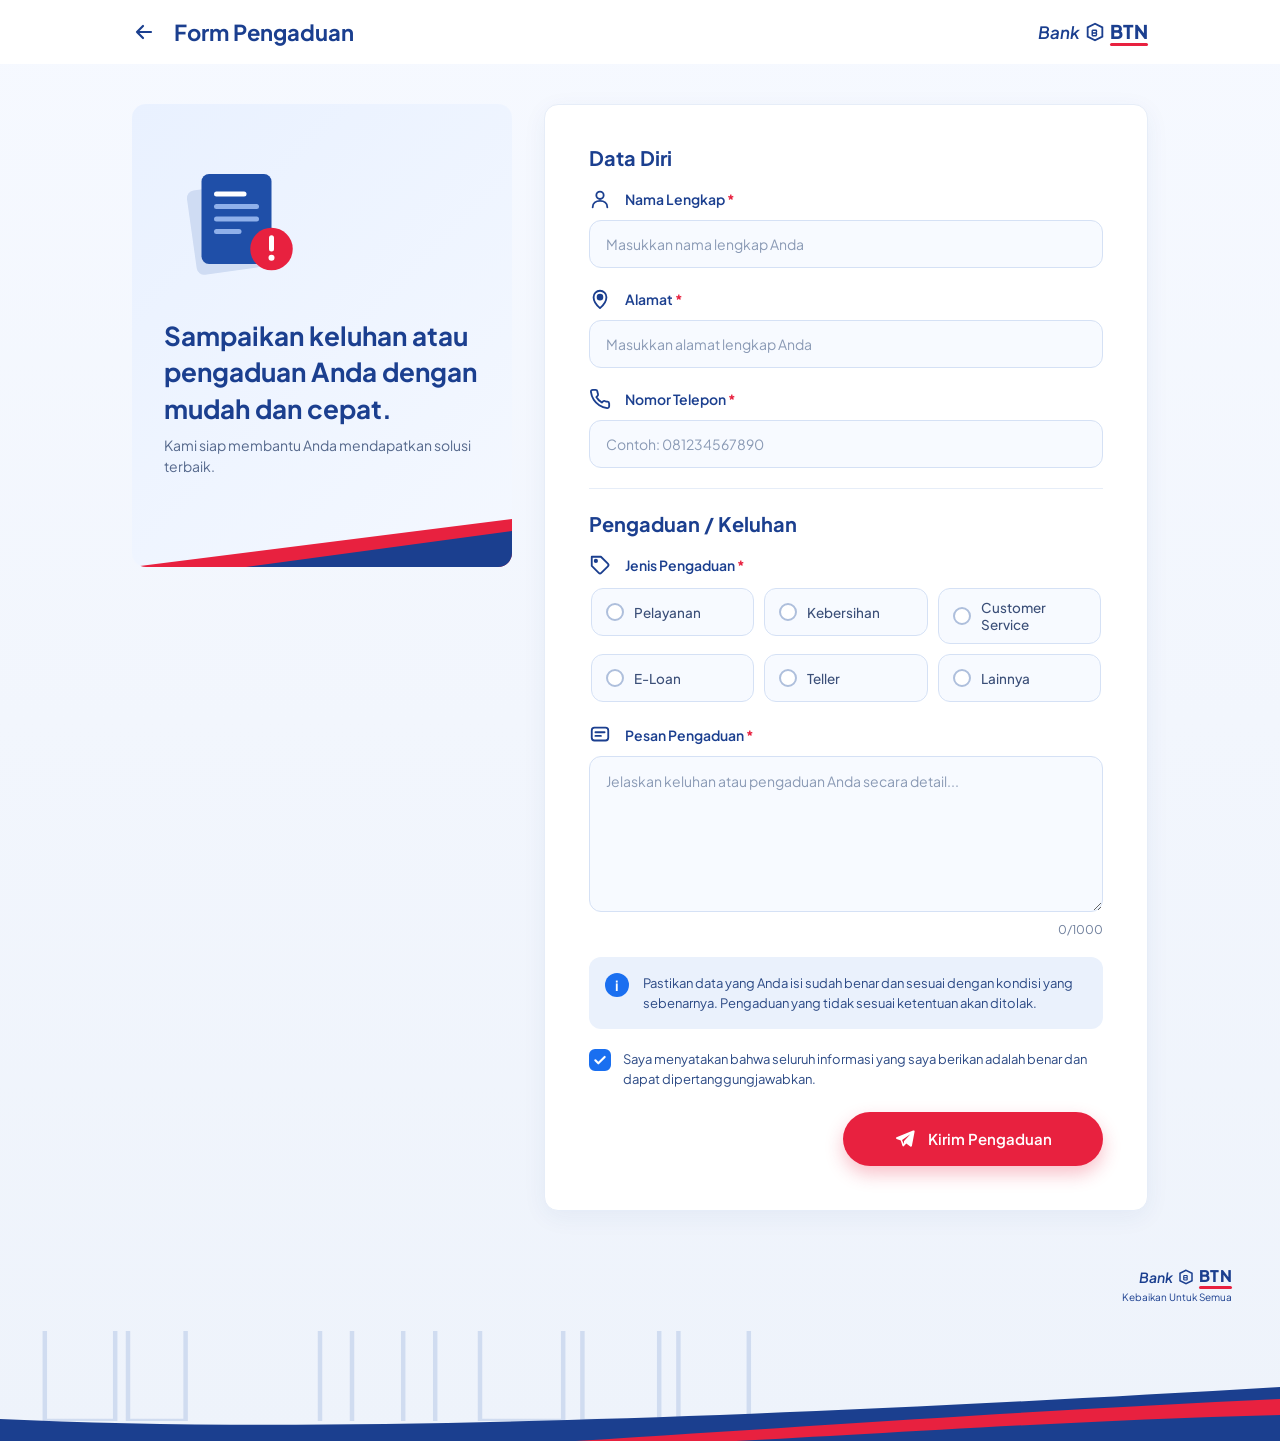
<file: form-pengaduan.html>
<!DOCTYPE html>
<html lang="id">
<head>
  <meta charset="UTF-8">
  <meta name="viewport" content="width=device-width, initial-scale=1">
  <title>Form Pengaduan | Bank BTN</title>
  <link rel="preconnect" href="https://fonts.googleapis.com">
  <link rel="preconnect" href="https://fonts.gstatic.com" crossorigin>
  <link href="https://fonts.googleapis.com/css2?family=Plus+Jakarta+Sans:wght@400;500;600;700&display=swap" rel="stylesheet">
  <link rel="stylesheet" href="css/form-pengaduan.css">
</head>
<body>

  <!-- Header -->
  <header class="topbar">
    <div class="topbar__inner">
      <a href="#" class="back" aria-label="Kembali">
        <svg viewBox="0 0 24 24" width="24" height="24" fill="none" stroke="currentColor" stroke-width="2.2" stroke-linecap="round" stroke-linejoin="round"><path d="M19 12H5M11 18l-6-6 6-6"/></svg>
      </a>
      <h1 class="topbar__title">Form Pengaduan</h1>
      <div class="logo" aria-label="Bank BTN">
        <span class="logo__bank">Bank</span>
        <svg class="logo__icon" viewBox="0 0 24 24" width="22" height="22" fill="none" stroke="currentColor" stroke-width="2"><path d="M12 3 4 7v10l8 4 8-4V7z"/><path d="M9 10v6M9 10h4a2 2 0 0 1 0 3H9m4 0a2 2 0 0 1 0 3H9" stroke-width="1.6"/></svg>
        <span class="logo__btn">BTN</span>
      </div>
    </div>
  </header>

  <main class="page">

    <!-- Banner -->
    <section class="hero">
      <div class="hero__art" aria-hidden="true">
        <svg viewBox="0 0 120 120" width="100%" height="100%">
          <rect x="22" y="34" width="54" height="68" rx="6" fill="#cfdcf3" transform="rotate(-8 49 68)"/>
          <rect x="30" y="24" width="56" height="72" rx="6" fill="#1f4fa8"/>
          <rect x="40" y="38" width="26" height="4" rx="2" fill="#fff"/>
          <rect x="40" y="48" width="36" height="4" rx="2" fill="#8fb0ea"/>
          <rect x="40" y="58" width="36" height="4" rx="2" fill="#8fb0ea"/>
          <rect x="40" y="68" width="22" height="4" rx="2" fill="#8fb0ea"/>
          <circle cx="86" cy="84" r="17" fill="#e8213f"/>
          <rect x="84" y="73" width="4" height="13" rx="2" fill="#fff"/>
          <circle cx="86" cy="91" r="2.4" fill="#fff"/>
        </svg>
      </div>
      <div class="hero__text">
        <h2>Sampaikan keluhan atau pengaduan Anda dengan mudah dan cepat.</h2>
        <p>Kami siap membantu Anda mendapatkan solusi terbaik.</p>
      </div>
      <svg class="hero__wave" viewBox="0 0 200 40" preserveAspectRatio="none" aria-hidden="true">
        <path d="M0 40 L200 8 V40Z" fill="#e8213f"/>
        <path d="M60 40 L200 16 V40Z" fill="#1b3f8f"/>
      </svg>
    </section>

    <!-- Form -->
    <form class="card" id="formPengaduan" novalidate>

      <h2 class="section-title">Data Diri</h2>

      <div class="field">
        <label for="nama" class="field__label">
          <svg viewBox="0 0 24 24" width="22" height="22" fill="none" stroke="currentColor" stroke-width="2" stroke-linecap="round"><circle cx="12" cy="8" r="4"/><path d="M4 21c0-4.4 3.6-7 8-7s8 2.6 8 7"/></svg>
          <span>Nama Lengkap <b class="req">*</b></span>
        </label>
        <input type="text" id="nama" name="nama" placeholder="Masukkan nama lengkap Anda" required>
      </div>

      <div class="field">
        <label for="alamat" class="field__label">
          <svg viewBox="0 0 24 24" width="22" height="22" fill="none" stroke="currentColor" stroke-width="2" stroke-linecap="round" stroke-linejoin="round"><path d="M12 22s7-6.2 7-12a7 7 0 1 0-14 0c0 5.8 7 12 7 12z"/><circle cx="12" cy="10" r="2.6" fill="currentColor"/></svg>
          <span>Alamat <b class="req">*</b></span>
        </label>
        <input type="text" id="alamat" name="alamat" placeholder="Masukkan alamat lengkap Anda" required>
      </div>

      <div class="field">
        <label for="telepon" class="field__label">
          <svg viewBox="0 0 24 24" width="22" height="22" fill="none" stroke="currentColor" stroke-width="2" stroke-linecap="round" stroke-linejoin="round"><path d="M22 16.9v3a2 2 0 0 1-2.2 2 19.8 19.8 0 0 1-8.6-3.1 19.5 19.5 0 0 1-6-6A19.8 19.8 0 0 1 2.1 4.2 2 2 0 0 1 4.1 2h3a2 2 0 0 1 2 1.7c.1 1 .4 1.9.7 2.8a2 2 0 0 1-.5 2.1L8 9.9a16 16 0 0 0 6 6l1.3-1.3a2 2 0 0 1 2.1-.4c.9.3 1.8.6 2.8.7a2 2 0 0 1 1.7 2z"/></svg>
          <span>Nomor Telepon <b class="req">*</b></span>
        </label>
        <input type="tel" id="telepon" name="telepon" placeholder="Contoh: 081234567890" inputmode="numeric" required>
      </div>

      <hr class="divider">

      <h2 class="section-title">Pengaduan / Keluhan</h2>

      <div class="field">
        <div class="field__label" id="jenisLabel">
          <svg viewBox="0 0 24 24" width="22" height="22" fill="none" stroke="currentColor" stroke-width="2" stroke-linecap="round" stroke-linejoin="round"><path d="M20.6 13.4 13.4 20.6a2 2 0 0 1-2.8 0L3 13V3h10l7.6 7.6a2 2 0 0 1 0 2.8z"/><circle cx="7.5" cy="7.5" r="1.3" fill="currentColor"/></svg>
          <span>Jenis Pengaduan <b class="req">*</b></span>
        </div>
        <div class="choices" id="jenis" role="radiogroup" aria-labelledby="jenisLabel">
          <label class="choice">
            <input type="radio" name="jenis" value="Pelayanan" required>
            <span class="choice__box"><i class="choice__dot" aria-hidden="true"></i>Pelayanan</span>
          </label>
          <label class="choice">
            <input type="radio" name="jenis" value="Kebersihan">
            <span class="choice__box"><i class="choice__dot" aria-hidden="true"></i>Kebersihan</span>
          </label>
          <label class="choice">
            <input type="radio" name="jenis" value="Customer Service">
            <span class="choice__box"><i class="choice__dot" aria-hidden="true"></i>Customer Service</span>
          </label>
          <label class="choice">
            <input type="radio" name="jenis" value="E-Loan">
            <span class="choice__box"><i class="choice__dot" aria-hidden="true"></i>E-Loan</span>
          </label>
          <label class="choice">
            <input type="radio" name="jenis" value="Teller">
            <span class="choice__box"><i class="choice__dot" aria-hidden="true"></i>Teller</span>
          </label>
          <label class="choice">
            <input type="radio" name="jenis" value="Lainnya">
            <span class="choice__box"><i class="choice__dot" aria-hidden="true"></i>Lainnya</span>
          </label>
        </div>
      </div>

      <div class="field">
        <label for="pesan" class="field__label">
          <svg viewBox="0 0 24 24" width="22" height="22" fill="none" stroke="currentColor" stroke-width="2" stroke-linecap="round" stroke-linejoin="round"><rect x="3" y="4" width="18" height="14" rx="3"/><path d="M7 9h10M7 13h6"/></svg>
          <span>Pesan Pengaduan <b class="req">*</b></span>
        </label>
        <textarea id="pesan" name="pesan" rows="6" maxlength="1000" placeholder="Jelaskan keluhan atau pengaduan Anda secara detail..." required></textarea>
        <div class="counter"><span id="hitung">0</span>/1000</div>
      </div>

      <div class="notice">
        <span class="notice__icon" aria-hidden="true">i</span>
        <p>Pastikan data yang Anda isi sudah benar dan sesuai dengan kondisi yang sebenarnya. Pengaduan yang tidak sesuai ketentuan akan ditolak.</p>
      </div>

      <label class="agree">
        <input type="checkbox" id="setuju" name="setuju" checked>
        <span class="agree__box" aria-hidden="true">
          <svg viewBox="0 0 24 24" width="16" height="16" fill="none" stroke="#fff" stroke-width="3.2" stroke-linecap="round" stroke-linejoin="round"><path d="m5 12.5 4.5 4.5L19 7.5"/></svg>
        </span>
        <span>Saya menyatakan bahwa seluruh informasi yang saya berikan adalah benar dan dapat dipertanggungjawabkan.</span>
      </label>

      <button type="submit" class="btn">
        <svg viewBox="0 0 24 24" width="22" height="22" fill="#fff"><path d="M21.5 2.5 2.8 10.2c-.8.3-.8 1.4 0 1.7l4.6 1.8 1.8 5.6c.2.8 1.2 1 1.7.4l2.5-2.9 4.4 3.3c.6.5 1.5.1 1.7-.6l3-15.6c.2-.9-.7-1.5-1.5-1.1zM8.8 13l9-6.3-6.8 7.6-.4 3.1z"/></svg>
        Kirim Pengaduan
      </button>
    </form>
  </main>

  <!-- Footer -->
  <footer class="footer">
    <svg class="footer__skyline" viewBox="0 0 400 90" preserveAspectRatio="xMidYMax slice" aria-hidden="true">
      <g fill="none" stroke="#c9d6ee" stroke-width="1.4">
        <rect x="14" y="40" width="22" height="50"/><rect x="40" y="26" width="18" height="64"/>
        <path d="M110 90V30l8-22 8 22v60M100 90V50h36v40"/>
        <rect x="150" y="48" width="26" height="42"/><rect x="182" y="58" width="24" height="32"/>
        <rect x="212" y="40" width="22" height="50"/>
      </g>
    </svg>
    <div class="footer__brand">
      <div class="logo logo--sm">
        <span class="logo__bank">Bank</span>
        <svg class="logo__icon" viewBox="0 0 24 24" width="18" height="18" fill="none" stroke="currentColor" stroke-width="2"><path d="M12 3 4 7v10l8 4 8-4V7z"/><path d="M9 10v6M9 10h4a2 2 0 0 1 0 3H9m4 0a2 2 0 0 1 0 3H9" stroke-width="1.6"/></svg>
        <span class="logo__btn">BTN</span>
      </div>
      <small>Kebaikan Untuk Semua</small>
    </div>
    <svg class="footer__wave" viewBox="0 0 400 60" preserveAspectRatio="none" aria-hidden="true">
      <path d="M0 60V38C90 52 220 40 400 6V60Z" fill="#1b3f8f"/>
      <path d="M180 60C260 44 330 28 400 18V34C330 40 270 54 230 60Z" fill="#e8213f"/>
    </svg>
  </footer>

  <script src="js/script.js"></script>
</body>
</html>
</file>
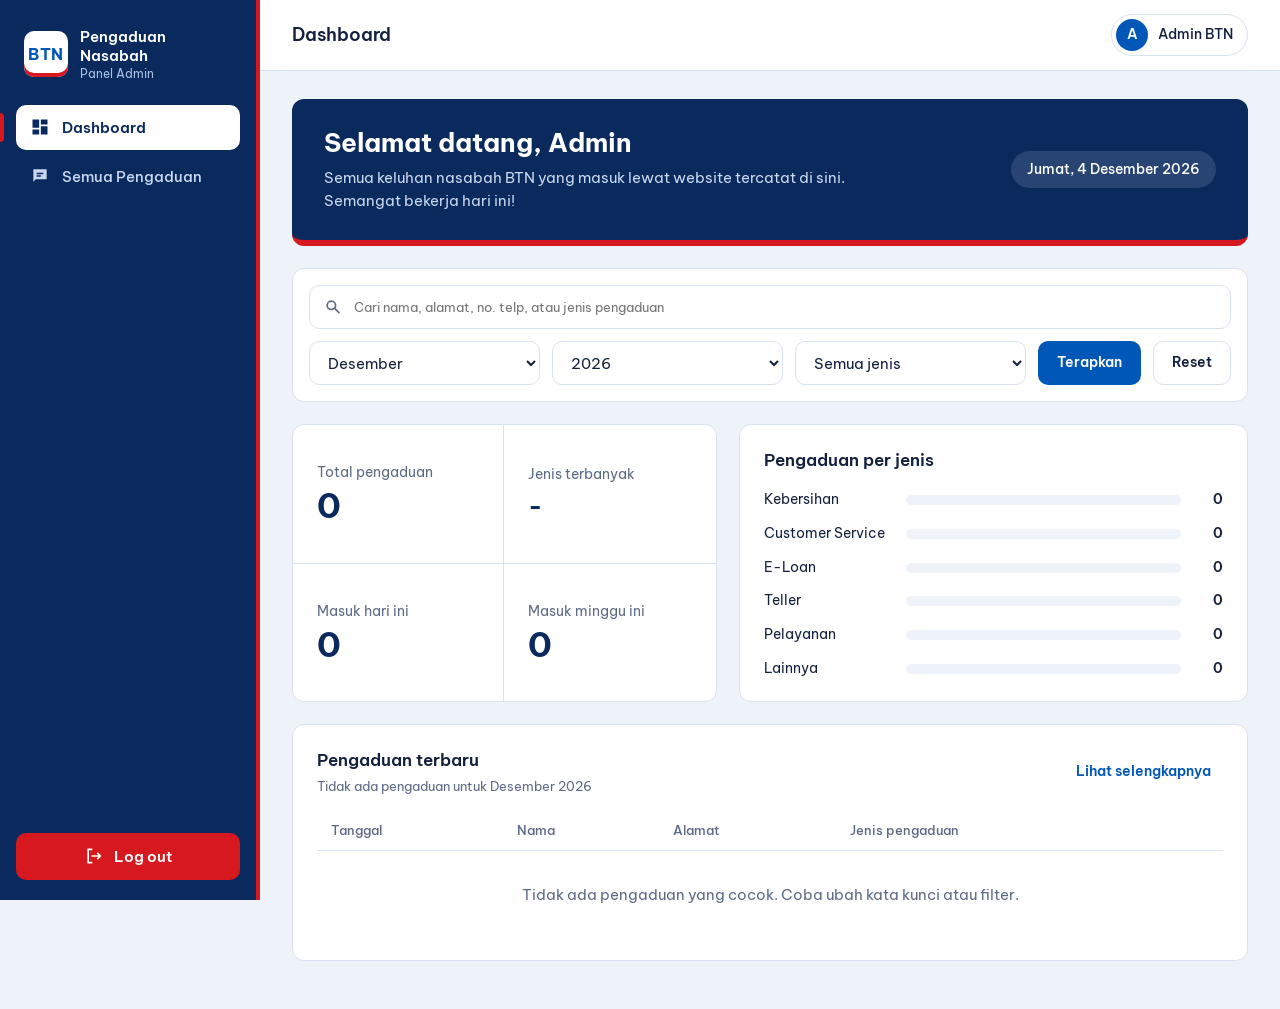
<file: Admin/dashboard..html>
<!DOCTYPE html>
<html lang="id">
<head>
  <meta charset="UTF-8">
  <meta name="viewport" content="width=device-width, initial-scale=1">
  <title>Dashboard Admin | Pengaduan Nasabah BTN</title>
  <link rel="stylesheet" href="css/dashboard.css">
</head>
<body>

  <!-- Toggle sidebar untuk layar kecil (tanpa JavaScript) -->
  <input type="checkbox" id="nav-toggle" class="nav-toggle" aria-label="Buka menu">

  <!-- ============ SIDEBAR ============ -->
  <aside class="sidebar">
    <a href="dashboard.html" class="brand">
      <!-- Ganti dengan gambar logo resmi BTN: <img src="logo-btn.png" alt="BTN"> -->
      <span class="brand__mark">BTN</span>
      <span class="brand__text">
        <strong>Pengaduan Nasabah</strong>
        <small>Panel Admin</small>
      </span>
    </a>

    <nav class="menu" aria-label="Menu utama">
      <a href="dashboard.html" class="menu__link is-active">
        <svg viewBox="0 0 24 24" aria-hidden="true"><path d="M3 13h8V3H3v10Zm0 8h8v-6H3v6Zm10 0h8V11h-8v10Zm0-18v6h8V3h-8Z"/></svg>
        Dashboard
      </a>
      <a href="pengaduan.html" class="menu__link">
        <svg viewBox="0 0 24 24" aria-hidden="true"><path d="M4 4h16v12H7l-3 3V4Zm4 4v2h8V8H8Zm0 3v2h5v-2H8Z"/></svg>
        Semua Pengaduan
      </a>
    </nav>

    <a href="#logout" class="logout-btn">
      <svg viewBox="0 0 24 24" aria-hidden="true"><path d="M10 3H4v18h6v-2H6V5h4V3Zm6.600 4.600L15.200 9l2 2H9v2h8.200l-2 2 1.400 1.400L21 12l-4.400-4.400Z"/></svg>
      Log out
    </a>
  </aside>

  <label for="nav-toggle" class="scrim" aria-hidden="true"></label>

  <!-- ============ KONTEN UTAMA ============ -->
  <div class="main">

    <header class="topbar">
      <label for="nav-toggle" class="hamburger" title="Menu">
        <span></span><span></span><span></span>
      </label>
      <h1 class="topbar__title">Dashboard</h1>
      <div class="admin-chip">
        <span class="admin-chip__avatar">A</span>
        <span class="admin-chip__name">Admin BTN</span>
      </div>
    </header>

    <main class="content">

      <!-- Banner utama -->
      <section class="hero">
        <div class="hero__text">
          <h2 class="hero__title">Selamat datang, Admin</h2>
          <p class="hero__desc">Semua keluhan nasabah BTN yang masuk lewat website tercatat di sini. Semangat bekerja hari ini!</p>
        </div>
        <p class="hero__date" id="tanggal-hari">Jumat, 16 Oktober 2026</p>
      </section>

      <!-- Pencarian + filter -->
      <form class="filter" id="form-filter" action="pengaduan.html" method="get" role="search">
        <div class="field field--search">
          <label for="q" class="sr-only">Cari pengaduan</label>
          <svg viewBox="0 0 24 24" aria-hidden="true"><path d="M10 4a6 6 0 1 0 3.700 10.700l5.300 5.300 1.400-1.400-5.300-5.300A6 6 0 0 0 10 4Zm0 2a4 4 0 1 1 0 8 4 4 0 0 1 0-8Z"/></svg>
          <input type="search" id="q" name="q" autocomplete="off" placeholder="Cari nama, alamat, no. telp, atau jenis pengaduan">
        </div>

        <div class="field">
          <label for="bulan" class="sr-only">Bulan</label>
          <select id="bulan" name="bulan">
            <option value="">Semua bulan</option>
            <option value="1">Januari</option>
            <option value="2">Februari</option>
            <option value="3">Maret</option>
            <option value="4">April</option>
            <option value="5">Mei</option>
            <option value="6">Juni</option>
            <option value="7">Juli</option>
            <option value="8">Agustus</option>
            <option value="9">September</option>
            <option value="10" selected>Oktober</option>
            <option value="11">November</option>
            <option value="12">Desember</option>
          </select>
        </div>

        <div class="field">
          <label for="tahun" class="sr-only">Tahun</label>
          <select id="tahun" name="tahun">
            <option value="">Semua tahun</option>
            <option value="2024">2024</option>
            <option value="2025">2025</option>
            <option value="2026" selected>2026</option>
          </select>
        </div>

        <div class="field field--jenis">
          <label for="jenis" class="sr-only">Jenis pengaduan</label>
          <select id="jenis" name="jenis">
            <option value="">Semua jenis</option>
            <option value="kebersihan">Kebersihan</option>
            <option value="customer-service">Customer Service</option>
            <option value="e-loan">E-Loan</option>
            <option value="teller">Teller</option>
            <option value="pelayanan">Pelayanan</option>
            <option value="lainnya">Lainnya</option>
          </select>
        </div>

        <button type="submit" class="btn btn--primary">Terapkan</button>
        <button type="button" class="btn btn--ghost" id="btn-reset">Reset</button>
      </form>

      <!-- Ringkasan -->
      <section class="overview">
        <div class="stats" aria-label="Ringkasan pengaduan">
          <div class="stat">
            <span class="stat__label">Total pengaduan</span>
            <span class="stat__value" id="stat-total">0</span>
          </div>
          <div class="stat">
            <span class="stat__label">Jenis terbanyak</span>
            <span class="stat__value stat__value--text" id="stat-terbanyak">-</span>
          </div>
          <div class="stat">
            <span class="stat__label">Masuk hari ini</span>
            <span class="stat__value" id="stat-hari">0</span>
          </div>
          <div class="stat">
            <span class="stat__label">Masuk minggu ini</span>
            <span class="stat__value" id="stat-minggu">0</span>
          </div>
        </div>

        <div class="panel breakdown">
          <h2 class="panel__title">Pengaduan per jenis</h2>
          <ul class="bars" id="bars"></ul>
        </div>
      </section>

      <!-- Pengaduan terbaru -->
      <section class="panel latest">
        <div class="panel__head">
          <div>
            <h2 class="panel__title">Pengaduan terbaru</h2>
            <p class="panel__sub" id="info-hasil"></p>
          </div>
          <a href="pengaduan.html" class="link-more" id="link-selengkapnya">Lihat selengkapnya</a>
        </div>

        <div class="table-wrap">
          <table class="table">
            <thead>
              <tr>
                <th scope="col">Tanggal</th>
                <th scope="col">Nama</th>
                <th scope="col">Alamat</th>
                <th scope="col">Jenis pengaduan</th>
                <th scope="col" class="col-action"><span class="sr-only">Aksi</span></th>
              </tr>
            </thead>
            <tbody id="tabel-body"></tbody>
          </table>
        </div>
      </section>

    </main>
  </div>

  <!-- ============ MODAL DETAIL (diisi oleh script.js, dibuka lewat #detail) ============ -->
  <div class="modal" id="detail" role="dialog" aria-modal="true" aria-labelledby="judul-detail">
    <a href="#" class="modal__backdrop" aria-label="Tutup"></a>
    <div class="modal__box">
      <div class="modal__head">
        <h2 id="judul-detail">Detail pengaduan</h2>
        <a href="#" class="modal__close" aria-label="Tutup">&times;</a>
      </div>
      <dl class="detail">
        <div><dt>Tanggal</dt><dd id="d-tanggal"></dd></div>
        <div><dt>Nama</dt><dd id="d-nama"></dd></div>
        <div><dt>Alamat</dt><dd id="d-alamat"></dd></div>
        <div><dt>No. telp</dt><dd id="d-telp"></dd></div>
        <div><dt>Jenis pengaduan</dt><dd id="d-jenis"></dd></div>
        <div class="detail__wide"><dt>Keluhan</dt><dd id="d-keluhan"></dd></div>
      </dl>
      <div class="modal__foot"><a href="#" class="btn btn--ghost">Tutup</a></div>
    </div>
  </div>

  <!-- ============ MODAL LOG OUT ============ -->
  <div class="modal" id="logout" role="alertdialog" aria-modal="true" aria-labelledby="judul-logout">
    <a href="#" class="modal__backdrop" aria-label="Batal"></a>
    <div class="modal__box modal__box--small">
      <div class="logout-icon" aria-hidden="true">
        <svg viewBox="0 0 24 24"><path d="M10 3H4v18h6v-2H6V5h4V3Zm6.600 4.600L15.200 9l2 2H9v2h8.200l-2 2 1.400 1.400L21 12l-4.400-4.400Z"/></svg>
      </div>
      <h2 id="judul-logout">Keluar dari dashboard?</h2>
      <p class="modal__text">Kamu perlu login lagi untuk melihat pengaduan nasabah.</p>
      <div class="modal__foot modal__foot--center">
        <a href="#" class="btn btn--ghost">Batal</a>
        <a href="login.html" class="btn btn--danger">Ya, log out</a>
      </div>
    </div>
  </div>

  <script>
    /* =====================================================
   script.js | Dashboard Admin Pengaduan Nasabah BTN
   Fungsi: pencarian, filter (bulan, tahun, jenis), tabel
   pengaduan terbaru, ringkasan, grafik, dan popup detail.
   ===================================================== */
(() => {
  'use strict';

  /* ---------- DATA CONTOH ----------
     Nanti ganti isi array ini dengan data dari backend/database.
     Format tanggal wajib YYYY-MM-DD.
     Pilihan jenis: kebersihan, customer-service, e-loan, teller, pelayanan, lainnya */
  const DATA_PENGADUAN = [
    { id: 1,  tanggal: '2026-10-16', nama: 'Rizky Pratama',        alamat: 'Jl. Ahmad Yani No. 12, Mogolaing, Kotamobagu',   telp: '0812-4401-2345', jenis: 'e-loan',           keluhan: 'Pengajuan e-loan saya sudah tiga hari berstatus menunggu verifikasi, tapi belum ada kabar dari petugas.' },
    { id: 2,  tanggal: '2026-10-16', nama: 'Maria Tumbelaka',      alamat: 'Jl. Kartini, Kobo Besar, Kotamobagu',            telp: '0821-3345-8890', jenis: 'customer-service', keluhan: 'Kartu ATM tertelan. Saya sudah menelepon call center, tapi nomornya selalu sibuk.' },
    { id: 3,  tanggal: '2026-10-16', nama: 'Hendra Paputungan',    alamat: 'Kelurahan Motoboi Besar, Kotamobagu',            telp: '0853-7766-1122', jenis: 'kebersihan',       keluhan: 'Lantai area antrean licin dan kotor setelah hujan, tidak ada petugas yang membersihkan.' },
    { id: 4,  tanggal: '2026-10-15', nama: 'Siti Nurhaliza',       alamat: 'Jl. Sutoyo, Gogagoman, Kotamobagu',              telp: '0813-5502-7788', jenis: 'teller',           keluhan: 'Antrean di teller lebih dari 45 menit, padahal hanya dua loket yang dibuka.' },
    { id: 5,  tanggal: '2026-10-15', nama: 'Frans Mokodongan',     alamat: 'Kelurahan Kotobangon, Kotamobagu',               telp: '0821-9012-3456', jenis: 'kebersihan',       keluhan: 'Toilet nasabah kotor dan tidak tersedia tisu maupun sabun.' },
    { id: 6,  tanggal: '2026-10-14', nama: 'Dewi Lantong',         alamat: 'Kelurahan Biga, Kotamobagu',                     telp: '0852-1234-9876', jenis: 'customer-service', keluhan: 'Sudah dua hari menghubungi customer service untuk blokir kartu, tapi telepon tidak diangkat.' },
    { id: 7,  tanggal: '2026-10-13', nama: 'Abdul Gani Damopolii', alamat: 'Kelurahan Molinow, Kotamobagu',                  telp: '0811-4400-6677', jenis: 'pelayanan',        keluhan: 'Petugas kurang ramah dan kurang jelas saat saya bertanya soal syarat pengajuan KPR.' },
    { id: 8,  tanggal: '2026-10-12', nama: 'Yulianti Mamonto',     alamat: 'Jl. Dotulolong Lalu, Motoboi Kecil, Kotamobagu', telp: '0822-9876-5432', jenis: 'e-loan',           keluhan: 'Aplikasi e-loan error saat unggah foto KTP, sudah dicoba berkali-kali.' },
    { id: 9,  tanggal: '2026-10-09', nama: 'Rahmat Hasan',         alamat: 'Kelurahan Genggulang, Kotamobagu',               telp: '0813-1122-3344', jenis: 'pelayanan',        keluhan: 'Proses pembukaan rekening memakan waktu hampir dua jam.' },
    { id: 10, tanggal: '2026-10-08', nama: 'Novita Sumampow',      alamat: 'Kelurahan Matali Baru, Kotamobagu',              telp: '0857-8899-0011', jenis: 'teller',           keluhan: 'Teller salah memasukkan nominal setoran dan baru diperbaiki setelah saya komplain.' },
    { id: 11, tanggal: '2026-10-06', nama: 'Ichsan Kobandaha',     alamat: 'Kelurahan Sinindian, Kotamobagu',                telp: '0812-9988-7766', jenis: 'lainnya',          keluhan: 'Lahan parkir nasabah terlalu sempit dan tidak ada petugas yang mengatur.' },
    { id: 12, tanggal: '2026-10-02', nama: 'Margaretha Lasut',     alamat: 'Kelurahan Pobundayan, Kotamobagu',               telp: '0821-5566-7788', jenis: 'pelayanan',        keluhan: 'Informasi suku bunga dari petugas berbeda dengan yang tertulis di brosur.' },
    { id: 13, tanggal: '2026-09-28', nama: 'Fadli Mokoginta',      alamat: 'Kelurahan Kotobangon, Kotamobagu',               telp: '0813-4455-6677', jenis: 'e-loan',           keluhan: 'Cicilan sudah dibayar, tapi status di aplikasi masih tertunggak.' },
    { id: 14, tanggal: '2026-09-21', nama: 'Intan Permata Sari',   alamat: 'Kelurahan Upai, Kotamobagu',                     telp: '0852-3344-5566', jenis: 'customer-service', keluhan: 'Chat customer service hanya dibalas dengan jawaban otomatis dan tidak menyelesaikan masalah.' },
    { id: 15, tanggal: '2026-09-15', nama: 'Jefry Mokodompit',     alamat: 'Kelurahan Biga, Kotamobagu',                     telp: '0811-2233-4455', jenis: 'kebersihan',       keluhan: 'Meja pengisian formulir berdebu dan pulpen yang tersedia tidak berfungsi.' },
    { id: 16, tanggal: '2026-09-09', nama: 'Lisa Adampe',          alamat: 'Kelurahan Tumobui, Kotamobagu',                  telp: '0821-6677-8899', jenis: 'teller',           keluhan: 'Saldo tabungan tidak bertambah setelah setor tunai, padahal bukti setor sudah saya pegang.' },
    { id: 17, tanggal: '2026-08-25', nama: 'Sulaiman Mokoagow',    alamat: 'Kelurahan Moyag, Kotamobagu',                    telp: '0812-7788-9900', jenis: 'pelayanan',        keluhan: 'Petugas tidak menjelaskan biaya administrasi saat pembukaan tabungan baru.' },
    { id: 18, tanggal: '2026-08-12', nama: 'Rosdiana Datunsolang', alamat: 'Kelurahan Poyowa Besar, Kotamobagu',             telp: '0853-1100-2233', jenis: 'lainnya',          keluhan: 'Mesin ATM di depan kantor sering kehabisan uang tunai pada akhir pekan.' },
    { id: 19, tanggal: '2026-03-10', nama: 'Benny Gobel',          alamat: 'Kelurahan Mogolaing, Kotamobagu',                telp: '0813-9090-1212', jenis: 'pelayanan',        keluhan: 'Pengurusan surat keterangan lunas lebih dari seminggu belum selesai.' },
    { id: 20, tanggal: '2025-12-18', nama: 'Selvi Mokodongan',     alamat: 'Kelurahan Gogagoman, Kotamobagu',                telp: '0852-4545-6767', jenis: 'teller',           keluhan: 'Loket teller tutup lebih awal padahal jam layanan belum berakhir.' },
    { id: 21, tanggal: '2025-10-20', nama: 'Arifin Lamato',        alamat: 'Kelurahan Kobo Kecil, Kotamobagu',               telp: '0811-7878-3434', jenis: 'kebersihan',       keluhan: 'Ruang tunggu berbau tidak sedap dan kursinya kotor.' },
    { id: 22, tanggal: '2025-10-07', nama: 'Dian Paputungan',      alamat: 'Kelurahan Motoboi Kecil, Kotamobagu',            telp: '0821-1313-5757', jenis: 'e-loan',           keluhan: 'Pencairan pinjaman tertunda tanpa alasan yang jelas.' },
    { id: 23, tanggal: '2025-10-03', nama: 'Wawan Kuhu',           alamat: 'Kelurahan Biga, Kotamobagu',                     telp: '0812-6464-8080', jenis: 'customer-service', keluhan: 'Email keluhan saya tidak pernah dibalas sampai sekarang.' }
  ];

  const JENIS = {
    'kebersihan':       { label: 'Kebersihan',       tag: 'tag--kebersihan', bar: 'bar--kebersihan' },
    'customer-service': { label: 'Customer Service', tag: 'tag--cs',         bar: 'bar--cs' },
    'e-loan':           { label: 'E-Loan',           tag: 'tag--eloan',      bar: 'bar--eloan' },
    'teller':           { label: 'Teller',           tag: 'tag--teller',     bar: 'bar--teller' },
    'pelayanan':        { label: 'Pelayanan',        tag: 'tag--pelayanan',  bar: 'bar--pelayanan' },
    'lainnya':          { label: 'Lainnya',          tag: 'tag--lainnya',    bar: 'bar--lainnya' }
  };
  const URUTAN_JENIS = Object.keys(JENIS);

  const BULAN = ['Januari', 'Februari', 'Maret', 'April', 'Mei', 'Juni', 'Juli', 'Agustus', 'September', 'Oktober', 'November', 'Desember'];
  const BULAN_PENDEK = ['Jan', 'Feb', 'Mar', 'Apr', 'Mei', 'Jun', 'Jul', 'Agu', 'Sep', 'Okt', 'Nov', 'Des'];
  const HARI = ['Minggu', 'Senin', 'Selasa', 'Rabu', 'Kamis', 'Jumat', 'Sabtu'];

  const JUMLAH_TERBARU = 5;   // jumlah baris di tabel "Pengaduan terbaru"
  const TAHUN_MULAI = 2024;   // tahun paling awal di pilihan filter

  const EYE_SVG = '<svg viewBox="0 0 24 24" aria-hidden="true"><path d="M12 5C6.5 5 2.7 9 1 12c1.7 3 5.5 7 11 7s9.3-4 11-7c-1.7-3-5.5-7-11-7Zm0 11.5A4.5 4.5 0 1 1 12 7.5a4.5 4.5 0 0 1 0 9Zm0-7a2.5 2.5 0 1 0 0 5 2.5 2.5 0 0 0 0-5Z"/></svg>';

  /* ---------- ELEMEN ---------- */
  const $ = (selector, root = document) => root.querySelector(selector);

  const form = $('#form-filter');
  const inpQ = $('#q');
  const selBulan = $('#bulan');
  const selTahun = $('#tahun');
  const selJenis = $('#jenis');
  const btnReset = $('#btn-reset');

  const tbody = $('#tabel-body');
  const infoHasil = $('#info-hasil');
  const linkSelengkapnya = $('#link-selengkapnya');
  const barsEl = $('#bars');

  const statTotal = $('#stat-total');
  const statTerbanyak = $('#stat-terbanyak');
  const statHari = $('#stat-hari');
  const statMinggu = $('#stat-minggu');

  /* ---------- BANTUAN ---------- */
  const pad = (n) => String(n).padStart(2, '0');
  const infoJenis = (kunci) => JENIS[kunci] || JENIS.lainnya;

  const esc = (teks) => String(teks).replace(/[&<>"']/g, (c) => (
    { '&': '&amp;', '<': '&lt;', '>': '&gt;', '"': '&quot;', "'": '&#39;' }[c]
  ));

  const parseTanggal = (iso) => {
    const [y, m, d] = iso.split('-').map(Number);
    return { y, m, d };
  };
  const formatPendek = (iso) => { const t = parseTanggal(iso); return `${t.d} ${BULAN_PENDEK[t.m - 1]} ${t.y}`; };
  const formatPanjang = (iso) => { const t = parseTanggal(iso); return `${t.d} ${BULAN[t.m - 1]} ${t.y}`; };
  const isoDari = (date) => `${date.getFullYear()}-${pad(date.getMonth() + 1)}-${pad(date.getDate())}`;

  const inisial = (nama) => nama.trim().split(/\s+/).slice(0, 2).map((k) => k[0]).join('').toUpperCase();

  /* ---------- TANGGAL HARI INI ---------- */
  const sekarang = new Date();
  const hariIniISO = isoDari(sekarang);
  const seninMinggu = new Date(sekarang.getFullYear(), sekarang.getMonth(), sekarang.getDate() - ((sekarang.getDay() + 6) % 7));
  const mingguMulaiISO = isoDari(seninMinggu);
  const mingguAkhirISO = isoDari(new Date(seninMinggu.getFullYear(), seninMinggu.getMonth(), seninMinggu.getDate() + 6));

  const tanggalHero = $('#tanggal-hari');
  if (tanggalHero) {
    tanggalHero.textContent = `${HARI[sekarang.getDay()]}, ${sekarang.getDate()} ${BULAN[sekarang.getMonth()]} ${sekarang.getFullYear()}`;
  }

  /* ---------- PILIHAN TAHUN & NILAI AWAL FILTER ---------- */
  const tahunAkhir = Math.max(2026, sekarang.getFullYear());
  let opsiTahun = '<option value="">Semua tahun</option>';
  for (let y = TAHUN_MULAI; y <= tahunAkhir; y++) opsiTahun += `<option value="${y}">${y}</option>`;
  selTahun.innerHTML = opsiTahun;

  const setNilaiAwal = () => {
    inpQ.value = '';
    selBulan.value = String(sekarang.getMonth() + 1);
    selTahun.value = String(sekarang.getFullYear());
    selJenis.value = '';
  };

  /* ---------- FILTER ---------- */
  const ambilFilter = () => ({
    qAsli: inpQ.value.trim(),
    q: inpQ.value.trim().toLowerCase(),
    bulan: selBulan.value,
    tahun: selTahun.value,
    jenis: selJenis.value
  });

  const cocok = (item, f) => {
    const t = parseTanggal(item.tanggal);
    if (f.bulan && t.m !== Number(f.bulan)) return false;
    if (f.tahun && t.y !== Number(f.tahun)) return false;
    if (f.jenis && item.jenis !== f.jenis) return false;

    if (f.q) {
      const jerami = [
        item.nama, item.alamat, item.telp,
        item.telp.replace(/\D/g, ''),
        infoJenis(item.jenis).label
      ].join(' ').toLowerCase();
      // semua kata yang diketik harus ketemu
      return f.q.split(/\s+/).every((kata) => jerami.includes(kata));
    }
    return true;
  };

  const urutkanTerbaru = (daftar) => daftar.slice().sort((a, b) => {
    if (a.tanggal !== b.tanggal) return a.tanggal < b.tanggal ? 1 : -1;
    return b.id - a.id;
  });

  let hasilFilter = [];
  let tandaBar = '';

  /* ---------- RENDER ---------- */
  const labelPeriode = (f) => {
    const bagian = [];
    if (f.bulan) bagian.push(BULAN[Number(f.bulan) - 1]);
    if (f.tahun) bagian.push(f.tahun);
    return bagian.length ? bagian.join(' ') : 'semua periode';
  };

  const barisHTML = (item) => {
    const j = infoJenis(item.jenis);
    return `<tr>
      <td class="td-date" data-label="Tanggal"><time datetime="${item.tanggal}">${formatPendek(item.tanggal)}</time></td>
      <td class="td-name"><span class="person"><span class="person__avatar">${esc(inisial(item.nama))}</span>${esc(item.nama)}</span></td>
      <td data-label="Alamat">${esc(item.alamat)}</td>
      <td data-label="Jenis"><span class="tag ${j.tag}">${j.label}</span></td>
      <td class="col-action"><a href="#detail" class="eye" data-id="${item.id}" title="Lihat detail" aria-label="Lihat detail pengaduan ${esc(item.nama)}">${EYE_SVG}</a></td>
    </tr>`;
  };

  const renderTabel = (f) => {
    const total = hasilFilter.length;
    const tampil = hasilFilter.slice(0, JUMLAH_TERBARU);
    const periode = labelPeriode(f);

    if (total === 0) {
      tbody.innerHTML = '<tr class="empty-row"><td colspan="5">Tidak ada pengaduan yang cocok. Coba ubah kata kunci atau filter.</td></tr>';
      infoHasil.textContent = `Tidak ada pengaduan untuk ${periode}`;
    } else {
      tbody.innerHTML = tampil.map(barisHTML).join('');
      infoHasil.textContent = `Menampilkan ${tampil.length} dari ${total} pengaduan (${periode})`;
    }
  };

  const hitungPerJenis = () => {
    const hitung = {};
    URUTAN_JENIS.forEach((k) => { hitung[k] = 0; });
    hasilFilter.forEach((d) => { hitung[JENIS[d.jenis] ? d.jenis : 'lainnya'] += 1; });
    return hitung;
  };

  const renderBar = (hitung) => {
    const urut = URUTAN_JENIS.filter((k) => k !== 'lainnya').sort((a, b) => hitung[b] - hitung[a]).concat('lainnya');
    const maks = Math.max(...urut.map((k) => hitung[k]));
    const tanda = urut.map((k) => `${k}:${hitung[k]}`).join('|');
    if (tanda === tandaBar) return; // tidak ada perubahan, hindari animasi ulang
    tandaBar = tanda;

    barsEl.innerHTML = urut.map((k) => {
      const lebar = hitung[k] ? Math.max(6, Math.round((hitung[k] / maks) * 100)) : 0;
      return `<li class="bar ${JENIS[k].bar}">
        <span class="bar__name">${JENIS[k].label}</span>
        <span class="bar__track"><span class="bar__fill" style="--v:${lebar}%"></span></span>
        <span class="bar__num">${hitung[k]}</span>
      </li>`;
    }).join('');
  };

  const renderStat = (hitung) => {
    statTotal.textContent = hasilFilter.length;

    let terbanyak = '-';
    let nilaiMaks = 0;
    URUTAN_JENIS.forEach((k) => {
      if (hitung[k] > nilaiMaks) { nilaiMaks = hitung[k]; terbanyak = JENIS[k].label; }
    });
    statTerbanyak.textContent = terbanyak;

    // "Hari ini" & "minggu ini" selalu dihitung dari semua data (tidak ikut filter)
    statHari.textContent = DATA_PENGADUAN.filter((d) => d.tanggal === hariIniISO).length;
    statMinggu.textContent = DATA_PENGADUAN.filter((d) => d.tanggal >= mingguMulaiISO && d.tanggal <= mingguAkhirISO).length;
  };

  const perbaruiLink = (f) => {
    const params = new URLSearchParams();
    if (f.qAsli) params.set('q', f.qAsli);
    if (f.bulan) params.set('bulan', f.bulan);
    if (f.tahun) params.set('tahun', f.tahun);
    if (f.jenis) params.set('jenis', f.jenis);
    const qs = params.toString();
    linkSelengkapnya.href = 'pengaduan.html' + (qs ? `?${qs}` : '');
  };

  const terapkan = () => {
    const f = ambilFilter();
    hasilFilter = urutkanTerbaru(DATA_PENGADUAN.filter((d) => cocok(d, f)));
    const hitung = hitungPerJenis();
    renderTabel(f);
    renderBar(hitung);
    renderStat(hitung);
    perbaruiLink(f);
  };

  /* ---------- EVENT FILTER ---------- */
  let timer;
  inpQ.addEventListener('input', () => {
    clearTimeout(timer);
    timer = setTimeout(terapkan, 150);
  });
  [selBulan, selTahun, selJenis].forEach((el) => el.addEventListener('change', terapkan));

  form.addEventListener('submit', (e) => {
    e.preventDefault();
    terapkan();
  });

  btnReset.addEventListener('click', () => {
    setNilaiAwal();
    terapkan();
    inpQ.focus();
  });

  /* ---------- POPUP DETAIL ---------- */
  const isiDetail = (item) => {
    const j = infoJenis(item.jenis);
    $('#d-tanggal').textContent = formatPanjang(item.tanggal);
    $('#d-nama').textContent = item.nama;
    $('#d-alamat').textContent = item.alamat;
    $('#d-telp').textContent = item.telp;
    $('#d-jenis').innerHTML = `<span class="tag ${j.tag}">${j.label}</span>`;
    $('#d-keluhan').textContent = item.keluhan;
  };

  tbody.addEventListener('click', (e) => {
    const tombol = e.target.closest('.eye');
    if (!tombol) return;
    const item = DATA_PENGADUAN.find((d) => d.id === Number(tombol.dataset.id));
    if (item) isiDetail(item);
    setTimeout(() => { const tutup = $('#detail .modal__close'); if (tutup) tutup.focus(); }, 60);
  });

  // Tutup popup tanpa halaman loncat ke atas
  const tutupModal = () => {
    const y = window.pageYOffset;
    if (location.hash) location.hash = '';
    window.scrollTo(0, y);
  };

  document.addEventListener('click', (e) => {
    if (e.target.closest('.modal a[href="#"]')) {
      e.preventDefault();
      tutupModal();
    }
  });

  document.addEventListener('keydown', (e) => {
    if (e.key === 'Escape' && location.hash) tutupModal();
  });

  /* ---------- MULAI ---------- */
  setNilaiAwal();
  terapkan();
})();
  </script>

</body>
</html>
</file>
<file: css/form-pengaduan.css>
/* ===== Variabel ===== */
:root {
  --blue: #1b3f8f;
  --blue-soft: #eaf1fc;
  --blue-line: #d5e1f5;
  --red: #e8213f;
  --text: #1c2b4a;
  --muted: #8a9ab5;
  --bg: #f4f7fd;
  --white: #fff;
  --radius: 14px;
  --font: "Plus Jakarta Sans", system-ui, -apple-system, "Segoe UI", Roboto, sans-serif;
}

*, *::before, *::after { box-sizing: border-box; }

html { -webkit-text-size-adjust: 100%; }

body {
  margin: 0;
  font-family: var(--font);
  color: var(--text);
  background: linear-gradient(180deg, #f6f9ff 0%, #eef3fb 100%);
  min-height: 100vh;
  display: flex;
  flex-direction: column;
}

/* ===== Header ===== */
.topbar { background: var(--white); position: sticky; top: 0; z-index: 10; }
.topbar__inner {
  max-width: 1080px;
  margin: 0 auto;
  padding: 16px 20px;
  display: flex;
  align-items: center;
  gap: 18px;
}
.back { color: var(--blue); display: inline-flex; }
.topbar__title { margin: 0; font-size: 20px; font-weight: 700; color: var(--blue); flex: 1; }

.logo { display: inline-flex; align-items: center; gap: 4px; color: var(--blue); }
.logo__bank { font-style: italic; font-weight: 600; font-size: 17px; }
.logo__btn { font-weight: 800; font-size: 19px; letter-spacing: .5px; position: relative; padding-bottom: 3px; }
.logo__btn::after {
  content: ""; position: absolute; left: 0; right: 0; bottom: 0; height: 3px; background: var(--red); border-radius: 2px;
}
.logo--sm .logo__bank { font-size: 14px; }
.logo--sm .logo__btn { font-size: 16px; }

/* ===== Layout halaman ===== */
.page {
  width: 100%;
  max-width: 1080px;
  margin: 0 auto;
  padding: 16px 16px 8px;
  display: grid;
  gap: 16px;
  flex: 1;
}

/* ===== Banner ===== */
.hero {
  position: relative;
  overflow: hidden;
  display: flex;
  align-items: center;
  gap: 16px;
  padding: 22px 18px;
  background: linear-gradient(135deg, #e9f1ff, #f4f8ff);
  border-radius: var(--radius);
}
.hero__art { flex: 0 0 96px; height: 96px; }
.hero__text { position: relative; z-index: 1; }
.hero__text h2 { margin: 0 0 8px; font-size: 18px; line-height: 1.4; font-weight: 700; color: var(--blue); }
.hero__text p { margin: 0; font-size: 13px; line-height: 1.5; color: #55688c; }
.hero__wave { position: absolute; right: 0; bottom: 0; width: 55%; height: 30px; }

/* ===== Kartu form ===== */
.card {
  background: var(--white);
  border: 1px solid #e6edf8;
  border-radius: var(--radius);
  padding: 22px 18px 24px;
  box-shadow: 0 6px 24px rgba(27, 63, 143, .06);
}

.section-title { margin: 0 0 18px; font-size: 18px; font-weight: 700; color: var(--blue); }

.field { margin-bottom: 20px; }
.field__label {
  display: flex;
  align-items: center;
  gap: 14px;
  margin-bottom: 10px;
  font-size: 14px;
  font-weight: 600;
  color: var(--blue);
}
.field__label svg { flex: 0 0 22px; color: var(--blue); }
.req { color: var(--red); }

input[type="text"],
input[type="tel"],
textarea {
  width: 100%;
  font: inherit;
  font-size: 14px;
  color: var(--text);
  background: #f7faff;
  border: 1px solid var(--blue-line);
  border-radius: 12px;
  padding: 14px 16px;
  transition: border-color .15s, box-shadow .15s;
}
textarea { resize: vertical; min-height: 140px; line-height: 1.5; }
::placeholder { color: var(--muted); }

input:focus, textarea:focus {
  outline: none;
  border-color: var(--blue);
  box-shadow: 0 0 0 3px rgba(27, 63, 143, .15);
}
.is-invalid { border-color: var(--red) !important; }

/* ===== Pilihan jenis pengaduan ===== */
.choices {
  display: grid;
  grid-template-columns: repeat(2, 1fr);
  gap: 10px;
  padding: 2px;
  border-radius: 14px;
}
.choices.is-invalid { outline: 1.5px solid var(--red); outline-offset: 4px; }

.choice { position: relative; display: block; cursor: pointer; }
.choice input { position: absolute; opacity: 0; inset: 0; margin: 0; cursor: pointer; }

.choice__box {
  display: flex;
  align-items: center;
  gap: 10px;
  min-height: 48px;
  padding: 10px 14px;
  font-size: 13.5px;
  font-weight: 500;
  color: #3b4f78;
  background: #f7faff;
  border: 1px solid var(--blue-line);
  border-radius: 12px;
  transition: background .15s, border-color .15s, color .15s;
}
.choice__dot {
  flex: 0 0 18px;
  width: 18px; height: 18px;
  border-radius: 50%;
  border: 2px solid #aebfdc;
  background: #fff;
  transition: border-color .15s, box-shadow .15s, background .15s;
}
.choice:hover .choice__box { border-color: #9db8e6; }

.choice input:checked + .choice__box {
  background: var(--blue-soft);
  border-color: var(--blue);
  color: var(--blue);
  font-weight: 600;
}
.choice input:checked + .choice__box .choice__dot {
  border-color: var(--blue);
  background: var(--blue);
  box-shadow: inset 0 0 0 3px #fff;
}
.choice input:focus-visible + .choice__box { box-shadow: 0 0 0 3px rgba(27, 63, 143, .25); }

.counter { text-align: right; font-size: 12px; color: #6f7f9c; margin-top: 6px; }

.divider { border: 0; border-top: 1px solid #e6edf8; margin: 6px 0 22px; }

/* ===== Info ===== */
.notice {
  display: flex;
  gap: 14px;
  padding: 16px;
  background: var(--blue-soft);
  border-radius: 12px;
  margin-bottom: 20px;
}
.notice p { margin: 0; font-size: 13px; line-height: 1.55; color: #2c4a85; }
.notice__icon {
  flex: 0 0 24px; width: 24px; height: 24px;
  border-radius: 50%;
  background: #1a6ff0; color: #fff;
  display: grid; place-items: center;
  font-weight: 700; font-size: 14px;
}

/* ===== Checkbox ===== */
.agree { display: flex; gap: 12px; align-items: flex-start; font-size: 13px; line-height: 1.55; color: #2c4a85; cursor: pointer; margin-bottom: 22px; }
.agree input { position: absolute; opacity: 0; pointer-events: none; }
.agree__box {
  flex: 0 0 22px; width: 22px; height: 22px;
  border-radius: 6px;
  border: 2px solid #aebfdc;
  background: #fff;
  display: grid; place-items: center;
}
.agree__box svg { opacity: 0; }
.agree input:checked + .agree__box { background: #1a6ff0; border-color: #1a6ff0; }
.agree input:checked + .agree__box svg { opacity: 1; }
.agree input:focus-visible + .agree__box { box-shadow: 0 0 0 3px rgba(26, 111, 240, .3); }

/* ===== Tombol ===== */
.btn {
  width: 100%;
  display: flex; align-items: center; justify-content: center; gap: 12px;
  font: inherit; font-size: 15px; font-weight: 600;
  color: #fff;
  background: var(--red);
  border: 0;
  border-radius: 999px;
  padding: 16px 20px;
  cursor: pointer;
  box-shadow: 0 8px 18px rgba(232, 33, 63, .28);
  transition: transform .1s, filter .15s;
}
.btn:hover { filter: brightness(1.06); }
.btn:active { transform: scale(.985); }
.btn:disabled { opacity: .5; cursor: not-allowed; box-shadow: none; }

/* ===== Footer ===== */
.footer { position: relative; margin-top: 24px; height: 150px; overflow: hidden; }
.footer__skyline { position: absolute; left: 0; bottom: 20px; width: 100%; height: 90px; opacity: .8; }
.footer__wave { position: absolute; left: 0; bottom: 0; width: 100%; height: 60px; }
.footer__brand { position: absolute; right: 20px; top: 14px; text-align: right; }
.footer__brand small { display: block; font-size: 10px; color: var(--blue); margin-top: 2px; }

/* ===== Tablet ke atas ===== */
@media (min-width: 640px) {
  .page { padding: 24px 24px 8px; }
  .hero { padding: 28px 28px; }
  .hero__art { flex-basis: 120px; height: 120px; }
  .hero__text h2 { font-size: 22px; }
  .hero__text p { font-size: 14px; }
  .card { padding: 30px 32px 32px; }
  .choices { grid-template-columns: repeat(3, 1fr); }
}

/* ===== Desktop: banner kiri, form kanan ===== */
@media (min-width: 960px) {
  .topbar__inner { padding: 18px 32px; }
  .topbar__title { font-size: 22px; }

  .page {
    grid-template-columns: 380px 1fr;
    align-items: start;
    gap: 32px;
    padding: 40px 32px 16px;
  }

  .hero {
    position: sticky;
    top: 96px;
    flex-direction: column;
    align-items: flex-start;
    gap: 24px;
    padding: 40px 32px 90px;
  }
  .hero__art { flex-basis: auto; width: 150px; height: 150px; }
  .hero__text h2 { font-size: 26px; }
  .hero__wave { width: 100%; height: 60px; }

  .card { padding: 40px 44px 44px; }
  .section-title { font-size: 20px; }

  .btn { width: auto; min-width: 260px; margin-left: auto; margin-right: 0; padding: 16px 40px; }

  .footer { height: 190px; }
  .footer__brand { right: 48px; }
}

/* ===== Layar kecil sekali ===== */
@media (max-width: 360px) {
  .hero { flex-direction: column; align-items: flex-start; }
  .topbar__title { font-size: 18px; }
}

@media (prefers-reduced-motion: reduce) {
  * { transition: none !important; }
}
</file>
<file: Admin/css/dashboard.css>
@import url("https://fonts.googleapis.com/css2?family=Be+Vietnam+Pro:wght@400;500;600;700&display=swap");

/* ============ TOKEN WARNA & UKURAN ============ */
:root {
  --navy: #0a2a5e;
  --navy-deep: #071d42;
  --blue: #0057b8;
  --blue-soft: #e4eefb;
  --red: #d6181f;
  --red-soft: #fdeaea;
  --white: #ffffff;
  --mist: #eef3fa;
  --ink: #14213d;
  --muted: #5d6b85;
  --line: #d9e2f0;
  --green: #1c8a5a;
  --green-soft: #e3f4ec;

  --sidebar-w: 260px;
  --radius: 12px;
  --ease: cubic-bezier(0.2, 0.7, 0.2, 1);
}

*,
*::before,
*::after {
  box-sizing: border-box;
}

html {
  scroll-behavior: smooth;
}

body {
  margin: 0;
  font-family:
    "Be Vietnam Pro",
    system-ui,
    -apple-system,
    "Segoe UI",
    sans-serif;
  font-size: 15px;
  line-height: 1.55;
  color: var(--ink);
  background: var(--mist);
}

a {
  color: inherit;
  text-decoration: none;
}
h1,
h2,
p,
ul,
dl,
dd {
  margin: 0;
}
ul {
  padding: 0;
  list-style: none;
}
svg {
  fill: currentColor;
}

.sr-only {
  position: absolute;
  width: 1px;
  height: 1px;
  padding: 0;
  margin: -1px;
  overflow: hidden;
  clip: rect(0, 0, 0, 0);
  white-space: nowrap;
  border: 0;
}

:focus-visible {
  outline: 3px solid var(--blue);
  outline-offset: 2px;
}

/* ============ SIDEBAR ============ */
.nav-toggle {
  position: absolute;
  opacity: 0;
  pointer-events: none;
}

.sidebar {
  position: fixed;
  inset: 0 auto 0 0;
  width: var(--sidebar-w);
  display: flex;
  flex-direction: column;
  padding: 24px 16px 20px;
  background: var(--navy);
  color: var(--white);
  border-right: 4px solid var(--red);
  z-index: 30;
  transition: transform 0.3s var(--ease);
}

.brand {
  display: flex;
  align-items: center;
  gap: 12px;
  padding: 4px 8px 24px;
}

.brand__mark {
  display: grid;
  place-items: center;
  width: 46px;
  height: 46px;
  border-radius: 10px;
  background: var(--white);
  color: var(--blue);
  font-weight: 700;
  font-size: 16px;
  letter-spacing: 0.5px;
  box-shadow: inset 0 -4px 0 var(--red);
}

.brand__text {
  display: flex;
  flex-direction: column;
  line-height: 1.25;
}
.brand__text strong {
  font-size: 15px;
  font-weight: 600;
}
.brand__text small {
  font-size: 12px;
  color: #aac0e4;
}

.menu {
  display: flex;
  flex-direction: column;
  gap: 4px;
}

.menu__link {
  position: relative;
  display: flex;
  align-items: center;
  gap: 12px;
  padding: 11px 14px;
  border-radius: 10px;
  color: #c9d8f1;
  font-weight: 500;
  transition:
    background 0.2s,
    color 0.2s,
    padding-left 0.25s var(--ease);
}
.menu__link svg {
  width: 20px;
  height: 20px;
  flex: none;
}
.menu__link:hover {
  background: rgba(255, 255, 255, 0.08);
  color: var(--white);
  padding-left: 20px;
}
.menu__link.is-active {
  background: var(--white);
  color: var(--navy);
  font-weight: 600;
}
.menu__link.is-active::before {
  content: "";
  position: absolute;
  left: -16px;
  top: 8px;
  bottom: 8px;
  width: 4px;
  border-radius: 0 4px 4px 0;
  background: var(--red);
}

.logout-btn {
  margin-top: auto;
  display: flex;
  align-items: center;
  justify-content: center;
  gap: 10px;
  padding: 12px 14px;
  border-radius: 10px;
  background: var(--red);
  color: var(--white);
  font-weight: 600;
  transition:
    background 0.2s,
    transform 0.15s var(--ease),
    box-shadow 0.2s;
}
.logout-btn svg {
  width: 20px;
  height: 20px;
  transition: transform 0.25s var(--ease);
}
.logout-btn:hover {
  background: #b9141a;
  box-shadow: 0 6px 16px rgba(0, 0, 0, 0.3);
}
.logout-btn:hover svg {
  transform: translateX(4px);
}
.logout-btn:active {
  transform: scale(0.97);
}

.scrim {
  display: none;
}

/* ============ AREA UTAMA ============ */
.main {
  margin-left: var(--sidebar-w);
  min-height: 100vh;
}

.topbar {
  position: sticky;
  top: 0;
  z-index: 20;
  display: flex;
  align-items: center;
  gap: 14px;
  padding: 14px 32px;
  background: rgba(255, 255, 255, 0.92);
  backdrop-filter: blur(8px);
  border-bottom: 1px solid var(--line);
}
.topbar__title {
  font-size: 18px;
  font-weight: 600;
  margin-right: auto;
}

.hamburger {
  display: none;
  width: 40px;
  height: 40px;
  padding: 11px 9px;
  cursor: pointer;
  border-radius: 8px;
  flex-direction: column;
  justify-content: space-between;
}
.hamburger span {
  display: block;
  height: 3px;
  border-radius: 2px;
  background: var(--navy);
}
.hamburger:hover {
  background: var(--blue-soft);
}

.admin-chip {
  display: flex;
  align-items: center;
  gap: 10px;
  padding: 4px 14px 4px 4px;
  border: 1px solid var(--line);
  border-radius: 999px;
  background: var(--white);
}
.admin-chip__avatar {
  display: grid;
  place-items: center;
  width: 32px;
  height: 32px;
  border-radius: 50%;
  background: var(--blue);
  color: var(--white);
  font-weight: 600;
  font-size: 14px;
}
.admin-chip__name {
  font-weight: 500;
  font-size: 14px;
}

.content {
  max-width: 1180px;
  margin: 0 auto;
  padding: 28px 32px 48px;
  display: flex;
  flex-direction: column;
  gap: 22px;
}

/* ============ HERO ============ */
.hero {
  display: flex;
  align-items: center;
  justify-content: space-between;
  gap: 20px;
  flex-wrap: wrap;
  padding: 28px 32px;
  border-radius: var(--radius);
  background: var(--navy);
  color: var(--white);
  border-bottom: 6px solid var(--red);
  animation: masuk 0.6s var(--ease) both;
}
.hero__title {
  font-size: 26px;
  font-weight: 700;
  line-height: 1.25;
  margin-bottom: 6px;
}
.hero__desc {
  color: #c9d8f1;
  max-width: 56ch;
}
.hero__date {
  padding: 8px 16px;
  border-radius: 999px;
  background: rgba(255, 255, 255, 0.12);
  color: var(--white);
  font-size: 14px;
  font-weight: 500;
  white-space: nowrap;
}

@keyframes masuk {
  from {
    opacity: 0;
    transform: translateY(12px);
  }
  to {
    opacity: 1;
    transform: none;
  }
}

/* ============ TOMBOL ============ */
.btn {
  display: inline-flex;
  align-items: center;
  justify-content: center;
  padding: 10px 20px;
  border: 1px solid transparent;
  border-radius: 10px;
  font: inherit;
  font-weight: 600;
  font-size: 14px;
  cursor: pointer;
  transition:
    background 0.2s,
    color 0.2s,
    border-color 0.2s,
    transform 0.15s var(--ease),
    box-shadow 0.2s;
}
.btn:hover {
  transform: translateY(-2px);
}
.btn:active {
  transform: scale(0.97);
}
.btn--primary {
  background: var(--blue);
  color: var(--white);
}
.btn--primary:hover {
  background: #004594;
  box-shadow: 0 6px 14px rgba(0, 87, 184, 0.3);
}
.btn--ghost {
  background: var(--white);
  color: var(--ink);
  border-color: var(--line);
}
.btn--ghost:hover {
  border-color: var(--blue);
  color: var(--blue);
}
.btn--danger {
  background: var(--red);
  color: var(--white);
}
.btn--danger:hover {
  background: #b9141a;
  box-shadow: 0 6px 14px rgba(214, 24, 31, 0.35);
}

/* ============ FILTER & PENCARIAN ============ */
.filter {
  display: grid;
  align-items: center;
  gap: 12px;
  grid-template-columns: minmax(0, 1fr) 135px 125px 170px auto auto;
  padding: 16px;
  background: var(--white);
  border: 1px solid var(--line);
  border-radius: var(--radius);
}

.field {
  position: relative;
}
.field input,
.field select {
  height: 44px;
  width: 100%;
  padding: 0 14px;
  border: 1px solid var(--line);
  border-radius: 10px;
  background: var(--white);
  color: var(--ink);
  font: inherit;
  transition:
    border-color 0.2s,
    box-shadow 0.2s;
}
.field select {
  padding-right: 34px;
  cursor: pointer;
}
.field input:hover,
.field select:hover {
  border-color: #aebfdb;
}
.field input:focus,
.field select:focus {
  outline: none;
  border-color: var(--blue);
  box-shadow: 0 0 0 4px var(--blue-soft);
}

.field--search {
  min-width: 0;
}
.field--search svg {
  position: absolute;
  left: 14px;
  top: 12px;
  width: 20px;
  height: 20px;
  color: var(--muted);
  pointer-events: none;
  transition: color 0.2s;
}
.field--search input {
  padding-left: 44px;
  font-size: 13px;
}
.field--search:focus-within svg {
  color: var(--blue);
}

/* ============ RINGKASAN ============ */
.overview {
  display: grid;
  grid-template-columns: 1fr 1.2fr;
  gap: 22px;
}

.stats {
  display: grid;
  grid-template-columns: repeat(2, 1fr);
  background: var(--white);
  border: 1px solid var(--line);
  border-radius: var(--radius);
  overflow: hidden;
}
.stat {
  display: flex;
  flex-direction: column;
  justify-content: center;
  gap: 2px;
  padding: 22px 24px;
  border-right: 1px solid var(--line);
  border-bottom: 1px solid var(--line);
  transition: background 0.2s;
}
.stat:nth-child(2n) {
  border-right: 0;
}
.stat:nth-child(n + 3) {
  border-bottom: 0;
}
.stat:hover {
  background: var(--mist);
}
.stat__label {
  color: var(--muted);
  font-size: 14px;
}
.stat__value {
  font-size: 34px;
  font-weight: 700;
  line-height: 1.15;
  color: var(--navy);
}

.panel {
  background: var(--white);
  border: 1px solid var(--line);
  border-radius: var(--radius);
  padding: 22px 24px;
}
.panel__title {
  font-size: 17px;
  font-weight: 600;
}
.panel__head {
  display: flex;
  align-items: center;
  justify-content: space-between;
  gap: 12px;
  margin-bottom: 14px;
}

.bars {
  display: flex;
  flex-direction: column;
  gap: 12px;
  margin-top: 16px;
}
.bar {
  display: grid;
  grid-template-columns: 130px 1fr 30px;
  align-items: center;
  gap: 12px;
  font-size: 14px;
}
.bar__track {
  height: 10px;
  border-radius: 999px;
  background: var(--mist);
  overflow: hidden;
}
.bar__fill {
  display: block;
  height: 100%;
  width: var(--v);
  border-radius: 999px;
  background: var(--c, var(--blue));
  transform-origin: left;
  animation: tumbuh 0.9s var(--ease) both;
}
.bar__num {
  text-align: right;
  font-weight: 600;
}
.bar:hover .bar__fill {
  filter: brightness(1.15);
}

.bar--pelayanan {
  --c: #e08a00;
}
.bar--teller {
  --c: #4a4fc4;
}
.bar--eloan {
  --c: var(--red);
}
.bar--cs {
  --c: var(--blue);
}
.bar--kebersihan {
  --c: #0e8a86;
}
.bar--lainnya {
  --c: #7d8aa3;
}

@keyframes tumbuh {
  from {
    transform: scaleX(0);
  }
  to {
    transform: scaleX(1);
  }
}

/* ============ TABEL PENGADUAN TERBARU ============ */
.link-more {
  color: var(--blue);
  font-weight: 600;
  font-size: 14px;
  padding: 6px 12px;
  border-radius: 8px;
  transition:
    background 0.2s,
    color 0.2s;
}
.link-more:hover {
  background: var(--blue-soft);
  color: var(--navy);
}

.table-wrap {
  overflow-x: auto;
  margin: 0 -8px;
  padding: 0 8px;
}
.table {
  width: 100%;
  border-collapse: separate;
  border-spacing: 0;
}
.table th {
  text-align: left;
  padding: 10px 14px;
  color: var(--muted);
  font-size: 13px;
  font-weight: 500;
  border-bottom: 1px solid var(--line);
}
.table td {
  padding: 14px;
  border-bottom: 1px solid var(--line);
  vertical-align: middle;
  transition: background 0.15s;
}
.table tbody tr:last-child td {
  border-bottom: 0;
}
.table tbody tr:hover td {
  background: var(--mist);
}
.table tbody tr:hover td:first-child {
  box-shadow: inset 4px 0 0 var(--red);
}

.person {
  display: flex;
  align-items: center;
  gap: 12px;
  font-weight: 500;
}
.person__avatar {
  display: grid;
  place-items: center;
  flex: none;
  width: 36px;
  height: 36px;
  border-radius: 50%;
  background: var(--blue-soft);
  color: var(--blue);
  font-size: 13px;
  font-weight: 600;
}

.col-action {
  width: 64px;
  text-align: right;
}
.td-date {
  white-space: nowrap;
  color: var(--muted);
  font-size: 14px;
}

.eye {
  display: inline-grid;
  place-items: center;
  width: 38px;
  height: 38px;
  border-radius: 10px;
  color: var(--blue);
  background: var(--blue-soft);
  transition:
    background 0.2s,
    color 0.2s,
    transform 0.2s var(--ease);
}
.eye svg {
  width: 20px;
  height: 20px;
}
.eye:hover {
  background: var(--blue);
  color: var(--white);
  transform: scale(1.1);
}

/* ============ BADGE JENIS PENGADUAN ============ */
.tag {
  display: inline-block;
  padding: 4px 12px;
  border-radius: 999px;
  font-size: 13px;
  font-weight: 600;
  white-space: nowrap;
}
.tag--eloan {
  background: var(--red-soft);
  color: #b01218;
}
.tag--teller {
  background: #e8e9fb;
  color: #3a3fa8;
}
.tag--kebersihan {
  background: #dff3f2;
  color: #0a6e6a;
}
.tag--cs {
  background: var(--blue-soft);
  color: #00479a;
}
.tag--pelayanan {
  background: #fdf0d9;
  color: #a35f00;
}

/* ============ MODAL (tanpa JavaScript, pakai :target) ============ */
.modal {
  position: fixed;
  inset: 0;
  z-index: 50;
  display: none;
  place-items: center;
  padding: 20px;
}
.modal:target {
  display: grid;
}

.modal__backdrop {
  position: absolute;
  inset: 0;
  background: rgba(7, 29, 66, 0.6);
  backdrop-filter: blur(3px);
  animation: pudar 0.25s ease both;
}

.modal__box {
  position: relative;
  width: min(520px, 100%);
  padding: 24px 26px;
  background: var(--white);
  border-radius: 16px;
  border-top: 6px solid var(--red);
  box-shadow: 0 24px 60px rgba(7, 29, 66, 0.35);
  animation: buka 0.3s var(--ease) both;
}
.modal__box--small {
  width: min(400px, 100%);
  text-align: center;
}

@keyframes pudar {
  from {
    opacity: 0;
  }
  to {
    opacity: 1;
  }
}
@keyframes buka {
  from {
    opacity: 0;
    transform: translateY(16px) scale(0.96);
  }
  to {
    opacity: 1;
    transform: none;
  }
}

.modal__head {
  display: flex;
  align-items: center;
  justify-content: space-between;
  margin-bottom: 18px;
}
.modal__head h2 {
  font-size: 18px;
  font-weight: 600;
}
.modal__close {
  display: grid;
  place-items: center;
  width: 36px;
  height: 36px;
  border-radius: 50%;
  font-size: 26px;
  line-height: 1;
  color: var(--muted);
  transition:
    background 0.2s,
    color 0.2s,
    transform 0.25s var(--ease);
}
.modal__close:hover {
  background: var(--red-soft);
  color: var(--red);
  transform: rotate(90deg);
}

.detail {
  display: grid;
  grid-template-columns: 1fr 1fr;
  gap: 16px 20px;
}
.detail dt {
  font-size: 13px;
  color: var(--muted);
  margin-bottom: 2px;
}
.detail dd {
  font-weight: 500;
}
.detail__wide {
  grid-column: 1 / -1;
  padding: 14px 16px;
  border-radius: 10px;
  background: var(--mist);
}
.detail__wide dd {
  font-weight: 400;
}

.modal__foot {
  display: flex;
  justify-content: flex-end;
  gap: 10px;
  margin-top: 22px;
}
.modal__foot--center {
  justify-content: center;
}
.modal__box--small h2 {
  font-size: 19px;
  font-weight: 600;
  margin-bottom: 6px;
}
.modal__text {
  color: var(--muted);
}

.logout-icon {
  display: grid;
  place-items: center;
  width: 56px;
  height: 56px;
  margin: 4px auto 14px;
  border-radius: 50%;
  background: var(--red-soft);
  color: var(--red);
}
.logout-icon svg {
  width: 28px;
  height: 28px;
}

/* ============ RESPONSIF ============ */
@media (max-width: 1000px) {
  .overview {
    grid-template-columns: 1fr;
  }
}

@media (max-width: 860px) {
  .sidebar {
    transform: translateX(-100%);
  }
  .nav-toggle:checked ~ .sidebar {
    transform: none;
    box-shadow: 8px 0 30px rgba(0, 0, 0, 0.35);
  }
  .nav-toggle:checked ~ .scrim {
    display: block;
    position: fixed;
    inset: 0;
    z-index: 25;
    background: rgba(7, 29, 66, 0.5);
  }
  .nav-toggle:focus-visible ~ .main .hamburger {
    outline: 3px solid var(--blue);
  }

  .main {
    margin-left: 0;
  }
  .hamburger {
    display: flex;
  }
  .topbar {
    padding: 12px 18px;
  }
  .content {
    padding: 20px 18px 40px;
  }
  .hero {
    padding: 22px;
  }
  .admin-chip__name {
    display: none;
  }
  .admin-chip {
    padding: 4px;
  }
}

@media (max-width: 600px) {
  .hero__title {
    font-size: 22px;
  }
  .bar {
    grid-template-columns: 96px 1fr 26px;
  }
  .detail {
    grid-template-columns: 1fr;
  }
  .modal__foot--center .btn {
    flex: 1;
  }

  /* tabel jadi kartu di HP */
  .table thead {
    display: none;
  }
  .table,
  .table tbody,
  .table tr,
  .table td {
    display: block;
    width: 100%;
  }
  .table tr {
    position: relative;
    display: flex;
    flex-direction: column;
    padding: 12px 0;
    border-bottom: 1px solid var(--line);
  }
  .table .td-name {
    order: -1;
  }
  .table tbody tr:last-child {
    border-bottom: 0;
  }
  .table td {
    padding: 4px 56px 4px 4px;
    border: 0;
  }
  .table td[data-label]::before {
    content: attr(data-label) ": ";
    color: var(--muted);
    font-size: 13px;
  }
  .table .col-action {
    position: absolute;
    right: 0;
    top: 50%;
    transform: translateY(-50%);
    width: auto;
    padding: 0;
  }
  .table tbody tr:hover td {
    background: none;
  }
  .table tbody tr:hover td:first-child {
    box-shadow: none;
  }
}

@media (prefers-reduced-motion: reduce) {
  *,
  *::before,
  *::after {
    animation-duration: 0.01ms !important;
    transition-duration: 0.01ms !important;
    scroll-behavior: auto !important;
  }
}

/* ============ TAMBAHAN: FILTER, RINGKASAN, KOSONG ============ */
.filter .btn {
  height: 44px;
  padding: 0 18px;
}
.panel__sub {
  margin-top: 2px;
  color: var(--muted);
  font-size: 13px;
}
.stat__value--text {
  font-size: 24px;
  line-height: 1.5;
}
.tag--lainnya {
  background: #e9edf3;
  color: #46526b;
}
.empty-note {
  color: var(--muted);
  font-size: 14px;
}
.table .empty-row td {
  padding: 32px 14px;
  text-align: center;
  color: var(--muted);
}
.table .empty-row:hover td,
.table .empty-row:hover td:first-child {
  background: none;
  box-shadow: none;
}

/* Filter: susunan menyesuaikan lebar layar */
@media (max-width: 1360px) {
  .filter {
    grid-template-columns: repeat(3, minmax(0, 1fr)) auto auto;
  }
  .field--search {
    grid-column: 1 / -1;
  }
}
@media (max-width: 1060px) {
  .filter {
    grid-template-columns: repeat(3, minmax(0, 1fr));
  }
  .filter .btn--primary {
    grid-column: 1 / span 2;
  }
}
@media (max-width: 600px) {
  .filter {
    grid-template-columns: repeat(2, minmax(0, 1fr));
  }
  .field--jenis {
    grid-column: 1 / -1;
  }
  .filter .btn--primary {
    grid-column: auto;
  }
}
</file>
